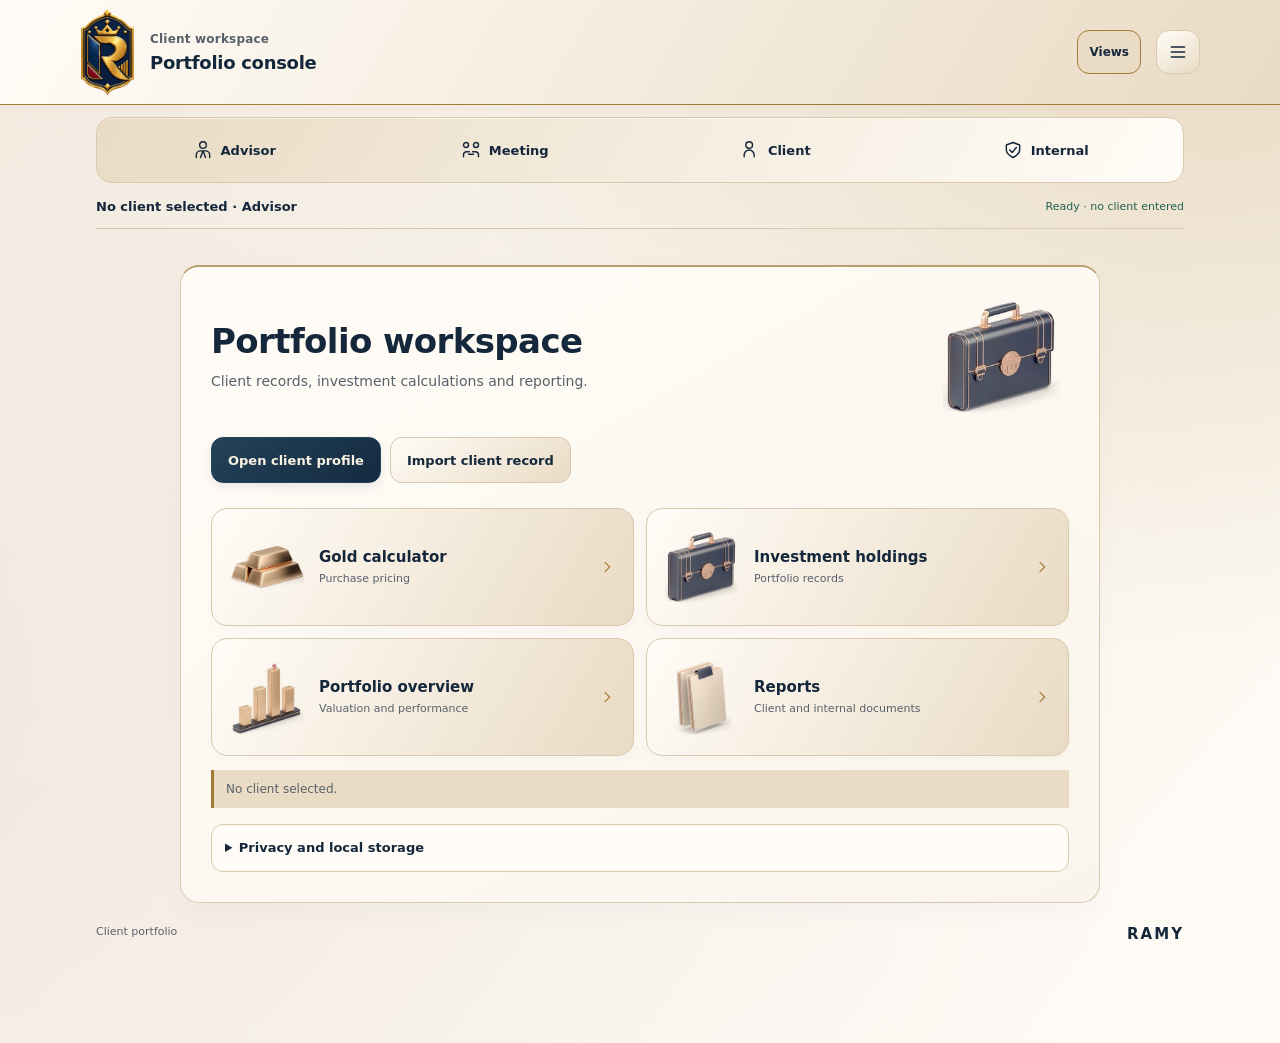
<file: ramy-console/index.html>
<!doctype html>
<html lang="en" dir="ltr" data-theme="beige">
<head>
<meta charset="utf-8">
<meta name="viewport" content="width=device-width,initial-scale=1,viewport-fit=cover">
<meta name="theme-color" content="#f4eee4">
<meta name="apple-mobile-web-app-capable" content="yes">
<meta name="apple-mobile-web-app-status-bar-style" content="default">
<meta name="apple-mobile-web-app-title" content="RAMY">
<meta name="referrer" content="no-referrer">
<title>RAMY · Multi-Product Console</title>
<link rel="manifest" href="manifest.webmanifest">
<link rel="apple-touch-icon" href="apple-touch-icon.png">
<link rel="icon" href="icon192.png" type="image/png">
<link rel="stylesheet" href="styles.css">
</head>
<body>
<header class="top"><div class="top-inner"><img id="brandLogo" class="logo" alt="RAMY"><div class="app-title"><div class="eyebrow">Client workspace</div><strong>Portfolio console</strong></div><button id="viewsToggle" class="views-toggle" aria-controls="modeBar" aria-expanded="true">Views</button><button id="toolsButton" class="icon-btn" aria-label="Open tools" aria-controls="tools" aria-expanded="false"></button></div></header>
<div id="modeBar" class="mode-wrap"><nav id="modes" class="modes" aria-label="Workspace mode"></nav></div>
<div class="context"><div id="clientContext" class="context-name" dir="auto">No client selected</div><div id="saveStatus" class="save-state" role="status">Opening workspace…</div></div>
<main id="main" class="content" tabindex="-1"></main>
<nav id="bottomNav" class="bottom-nav" aria-label="Portfolio navigation"><div id="navItems" class="bottom-nav-inner"></div></nav>
<dialog id="tools" class="drawer" aria-labelledby="toolsTitle"><div class="dialog-head"><h2 id="toolsTitle">Tools and settings</h2><button id="closeTools" class="icon-btn" aria-label="Close tools">×</button></div><div id="toolsBody" class="dialog-body"></div></dialog>
<dialog id="confirmDialog" aria-labelledby="confirmTitle"><div class="dialog-head"><h2 id="confirmTitle">Confirm action</h2></div><div class="dialog-body"><p id="confirmText"></p><div class="actions"><button id="confirmCancel" class="btn">Cancel</button><button id="confirmAccept" class="btn primary">Continue</button></div></div></dialog>
<dialog id="preview" class="preview-dialog" aria-labelledby="previewTitle"><div class="dialog-head"><h2 id="previewTitle">Report preview</h2><button id="closePreview" class="icon-btn" aria-label="Close report preview">×</button></div><div class="preview-actions"><button id="printPreview" class="btn primary">Print / Save PDF</button><button id="downloadPreview" class="btn">Save HTML</button><button id="sharePreview" class="btn">Share HTML</button></div><iframe id="reportFrame" title="Prepared report" sandbox="allow-same-origin allow-modals"></iframe></dialog>
<input id="importFile" type="file" accept=".html,.json,text/html,application/json" hidden>
<div id="toast" class="toast" role="status" hidden></div>
<script id="embedded-state" type="application/json">null</script>
<script src="assets.js"></script>
<script src="artwork.js"></script>
<script src="core.js"></script>
<script src="store.js"></script>
<script src="reports.js"></script>
<script src="app.js"></script>
<noscript><div class="panel">JavaScript is required to run the calculators. Open this application in a browser with JavaScript enabled.</div></noscript>
</body></html>
</file>
<file: ramy-console/styles.css>
:root{color-scheme:light;--bg:#f2ebe0;--paper:#fffcf7;--wash:#e9dbc4;--ink:#14273b;--muted:#58616a;--line:#d9c9af;--gold:#a27b37;--ruby:#802b40;--positive:#23614e;--danger:#942c3c;--shadow:0 12px 36px #162a3a0d;--safe:env(safe-area-inset-bottom,0px);font-family:system-ui,-apple-system,BlinkMacSystemFont,'Segoe UI',sans-serif}
:root[data-theme=blue]{--bg:#eaf0f6;--paper:#f6faff;--wash:#dce7f1;--ink:#183149;--muted:#526778;--line:#b9cbdb;--gold:#947031;--ruby:#792c43;--shadow:0 12px 36px #173b5a10}
*{box-sizing:border-box}body{margin:0;background:radial-gradient(ellipse at 95% 0%,var(--wash),transparent 45%),radial-gradient(ellipse at 0% 80%,#802b4008,transparent 65%),linear-gradient(130deg,var(--bg),var(--paper));color:var(--ink);min-height:100dvh}button,input,select,textarea{font:inherit}button,a,input,select,textarea{-webkit-tap-highlight-color:transparent}button{cursor:pointer;touch-action:manipulation}button,a{color:inherit}button:disabled{cursor:wait;opacity:.55}button:focus-visible,a:focus-visible,summary:focus-visible{outline:3px solid var(--ruby);outline-offset:3px}input:focus,select:focus,textarea:focus{outline:2px solid var(--gold);outline-offset:1px}button svg{width:20px;height:20px;flex-shrink:0}svg{fill:none;stroke:currentColor;stroke-width:1.7;stroke-linecap:round;stroke-linejoin:round}h1,h2,h3,p{margin-top:0}h2,h3{font-weight:600;letter-spacing:-.2px}h1{font-size:clamp(25px,3.2vw,34px);font-weight:600;line-height:1.2;letter-spacing:-.6px;margin-bottom:9px}h2{font-size:18px;line-height:1.3}h3{font-size:16px}p{line-height:1.55}small,.small{font-size:12px;line-height:1.5;color:var(--muted)}.num{direction:ltr;unicode-bidi:isolate;font-variant-numeric:tabular-nums}.top{padding:calc(9px + env(safe-area-inset-top,0px)) max(16px,env(safe-area-inset-right,0px)) 9px;background:linear-gradient(120deg,var(--paper),var(--wash));border-bottom:1px solid var(--line)}.top-inner{max-width:1120px;margin:auto;display:flex;align-items:center;gap:12px}.logo{width:55px;height:86px;object-fit:contain;background:transparent;border-radius:0;border:0;flex:none}.app-title{flex:1;min-width:0}.app-title strong{display:block;font-size:18px;letter-spacing:-.3px;font-weight:600}.eyebrow{text-transform:none;letter-spacing:.2px;font-size:12px;color:var(--muted);font-weight:700;margin-bottom:6px}.icon-btn{display:inline-grid;place-items:center;width:44px;height:44px;padding:9px;border:1px solid var(--line);border-radius:13px;background:linear-gradient(145deg,var(--paper),var(--wash))}.mode-wrap{max-width:1120px;margin:12px auto 0;padding:0 16px}.modes{display:grid;grid-template-columns:repeat(4,minmax(0,1fr));padding:4px;gap:4px;background:linear-gradient(120deg,var(--wash),var(--paper));border:1px solid var(--line);border-radius:16px;box-shadow:inset 0 1px 1px #fff7}.mode{border:0;background:transparent;border-radius:11px;min-height:56px;display:flex;align-items:center;justify-content:center;gap:8px;font-size:13px;font-weight:600;padding:7px 4px}.mode[aria-pressed=true]{background:linear-gradient(130deg,var(--ruby),#542536);color:#fff5e6;box-shadow:0 3px 10px #57253825}.context{max-width:1088px;margin:10px auto 0;display:flex;align-items:center;gap:8px;min-height:36px;padding:0 0 9px;border-bottom:1px solid var(--line)}.context-name{font-size:13px;font-weight:700;overflow:hidden;text-overflow:ellipsis;white-space:nowrap;flex:1}.save-state{font-size:11px;text-align:right;max-width:55%;color:var(--positive)}.save-state.error{color:var(--danger)}.content{max-width:1088px;margin:0 auto;padding:26px 0 100px}.intro{display:flex;justify-content:space-between;align-items:center;gap:14px;margin-bottom:20px}.intro p{margin:0;color:var(--muted);font-size:13px}.badge{display:inline-block;border:1px solid var(--line);border-radius:20px;background:var(--wash);padding:5px 9px;color:var(--muted);font-size:10px;font-weight:700;white-space:nowrap}.panel{border:1px solid var(--line);border-radius:19px;background:linear-gradient(150deg,var(--paper),color-mix(in srgb,var(--paper) 78%,var(--wash)));box-shadow:var(--shadow);padding:22px;margin-bottom:18px;min-width:0}.panel-head{display:flex;align-items:flex-start;justify-content:space-between;gap:12px;border-bottom:1px solid var(--line);padding-bottom:12px;margin-bottom:20px}.panel-head h2,.panel-head h3{margin:0}.panel-head p{margin:5px 0 0}.grid{display:grid;grid-template-columns:repeat(2,minmax(0,1fr));gap:16px}.three{grid-template-columns:repeat(3,minmax(0,1fr))}.field{display:block;min-width:0}.field>span{font-size:13px;font-weight:600;display:block;margin-bottom:8px}.field input,.field select,.field textarea{width:100%;min-width:0;max-width:100%;background:var(--paper);border:1px solid var(--line);border-radius:11px;color:var(--ink);padding:12px;min-height:48px;font-size:16px}.field input[type=date]{min-height:49px}.field textarea{min-height:86px;resize:vertical;line-height:1.45}.field input[aria-invalid=true]{border-color:var(--danger)}.field small{display:block;margin-top:5px}.wide{grid-column:1/-1}.field-error{color:var(--danger)!important}.actions{display:flex;flex-wrap:wrap;gap:9px;margin-top:20px;align-items:center}.btn{min-height:46px;border:1px solid var(--line);border-radius:12px;background:linear-gradient(145deg,var(--paper),var(--wash));padding:11px 16px;display:inline-flex;justify-content:center;align-items:center;gap:8px;font-size:13px;font-weight:600;text-decoration:none}.btn.primary{background:linear-gradient(140deg,#244258,#142b41);border-color:#26435b;color:#faf2e2}.btn.danger{color:var(--danger);background:transparent}.btn.subtle{background:transparent}.actions .next{margin-left:auto}.disclosure{margin-top:16px;border:1px solid var(--line);border-radius:12px;padding:0 13px;background:var(--paper)}summary{cursor:pointer;font-size:13px;font-weight:700;min-height:46px;line-height:1.5;padding:13px 0}.disclosure[open]{padding-bottom:15px}.disclosure .grid{margin-top:10px}.helper{border-left:3px solid var(--gold);padding:10px 12px;background:var(--wash);font-size:12px;color:var(--muted);line-height:1.5;margin:14px 0}.error-box{border-left:3px solid var(--danger);background:#f9e8e8;color:#7b2434;padding:12px 14px;border-radius:8px;font-size:13px;margin:12px 0;line-height:1.5}.error-box:empty{display:none}.record-list{display:grid;gap:10px}.record-card{border:1px solid var(--line);border-radius:13px;padding:14px;background:var(--paper)}.record-card h3{margin:0 0 5px;overflow-wrap:anywhere}.record-meta{color:var(--muted);font-size:12px;line-height:1.6;overflow-wrap:anywhere}.record-values{display:grid;grid-template-columns:repeat(2,minmax(0,1fr));gap:12px;margin-top:12px}.record-values small{display:block}.record-values strong{display:block;font-size:15px;overflow-wrap:anywhere}.record-actions{display:flex;gap:8px;margin-top:12px}.record-actions .btn{padding:9px 14px;min-height:44px}.kpis{display:grid;grid-template-columns:repeat(3,minmax(0,1fr));gap:12px;margin:18px 0}.kpi{padding:16px;border:1px solid var(--line);border-radius:14px;background:linear-gradient(140deg,var(--paper),var(--wash));min-width:0}.kpi small{display:block;margin-bottom:8px}.kpi strong{display:block;font-size:clamp(17px,2.6vw,25px);overflow-wrap:anywhere;letter-spacing:-.6px}.kpi .sub{font-size:11px;color:var(--muted);margin-top:6px}.positive{color:var(--positive)}.negative{color:var(--danger)}.empty{padding:24px 16px;text-align:center;color:var(--muted);border:1px dashed var(--line);border-radius:13px;font-size:13px;line-height:1.65}.bottom-nav{position:fixed;z-index:20;left:0;right:0;bottom:0;padding:7px 10px calc(7px + var(--safe));background:color-mix(in srgb,var(--paper) 97%,transparent);border-top:1px solid var(--line);box-shadow:0 -8px 22px #14273b07}.bottom-nav-inner{display:grid;grid-template-columns:repeat(5,minmax(0,1fr));max-width:700px;margin:auto;gap:4px}.nav-btn{border:0;background:transparent;display:flex;align-items:center;justify-content:center;gap:5px;flex-direction:column;color:var(--muted);min-height:48px;border-radius:10px;font-size:11px}.nav-btn[aria-current=page]{background:var(--wash);color:var(--ruby);font-weight:650}.welcome{max-width:680px;margin:25px auto}.welcome .panel{padding:30px}.welcome h1{font-size:34px}.flow{display:flex;gap:8px;flex-wrap:wrap;margin-top:23px}.flow span{font-size:11px;border:1px solid var(--line);padding:8px;border-radius:9px;background:var(--paper)}.app-footer{font-size:11px;display:flex;justify-content:space-between;gap:12px;margin-top:22px;color:var(--muted)}.app-footer b{font-size:15px;font-weight:650;letter-spacing:2px;color:var(--ink)}dialog{border:1px solid var(--line);border-radius:20px;padding:0;color:var(--ink);background:var(--paper);max-width:calc(100vw - 24px);width:480px;max-height:calc(100dvh - 30px);box-shadow:0 20px 60px #0f233633}dialog::backdrop{background:#0c213960;backdrop-filter:blur(3px)}.dialog-head{display:flex;align-items:center;gap:10px;justify-content:space-between;padding:14px 17px;border-bottom:1px solid var(--line);position:sticky;top:0;background:var(--paper);z-index:1}.dialog-head h2{margin:0;font-size:17px}.dialog-body{padding:17px}.drawer{margin:0 0 0 auto;height:100dvh;max-height:100dvh;max-width:min(420px,94vw);width:420px;border-radius:20px 0 0 20px;overscroll-behavior:contain}.tool-grid{display:grid;grid-template-columns:repeat(2,minmax(0,1fr));gap:9px;margin:12px 0 22px}.tool-grid .btn{padding:12px 7px;font-size:12px;min-height:58px}.tool-group{border-top:1px solid var(--line);padding:16px 0}.tool-group h3{margin-bottom:10px}.check{display:flex;gap:10px;align-items:flex-start;line-height:1.5;font-size:12px;margin:12px 0}.check input{width:20px;height:20px;flex:none;margin:0;accent-color:var(--ruby)}.preview-dialog{width:1060px;height:94dvh;max-height:94dvh}.preview-dialog iframe{border:0;width:100%;height:calc(94dvh - 140px);background:var(--paper);display:block}.preview-actions{display:flex;gap:8px;flex-wrap:wrap;padding:10px 15px;background:var(--paper)}.toast{position:fixed;z-index:1000;left:50%;bottom:calc(90px + var(--safe));transform:translateX(-50%);max-width:min(560px,92vw);width:max-content;background:var(--ink);color:var(--paper);padding:12px 18px;box-shadow:var(--shadow);border-radius:14px;font-size:13px;line-height:1.5;pointer-events:none}.toast[hidden]{display:none}.image-preview{max-height:70px;max-width:170px;object-fit:contain;margin:12px 0}.report-content{overflow-wrap:anywhere}.report-brand{display:flex;gap:15px;align-items:center}.report-brand h1{font-size:29px}.report-meta-grid{display:grid;grid-template-columns:repeat(4,minmax(0,1fr));gap:12px;font-size:12px}.report-meta-grid small{display:block}.report-meta-grid b{display:block;margin-top:5px}.report-table{width:100%;border-collapse:collapse;font-size:12px;table-layout:fixed}.report-table th,.report-table td{padding:10px 8px;text-align:left;vertical-align:top;border-bottom:1px solid var(--line);overflow-wrap:anywhere}.report-table th{background:var(--wash);font-size:11px}.report-table .num{text-align:right}.report-content .kpis{grid-template-columns:repeat(3,minmax(0,1fr))}.report-content .kpi strong{font-size:20px}.report-note{white-space:pre-wrap;line-height:1.65;font-size:13px;unicode-bidi:plaintext}.report-foot{display:flex;justify-content:space-between;gap:20px;padding:18px 2px;border-top:1px solid var(--gold);font-size:11px;color:var(--muted)}.signature{text-align:right;max-width:55%;overflow-wrap:anywhere}.signature b{display:block;font-size:20px;font-weight:600;color:var(--ink)}.signature img{max-width:130px;max-height:60px;object-fit:contain;display:block;margin-left:auto}.screen-reader{position:absolute;width:1px;height:1px;overflow:hidden;clip-path:inset(50%)}
@media(max-width:1140px){.content{padding-left:18px;padding-right:18px}.context{margin-left:18px;margin-right:18px}}
@media(max-width:650px){.content{padding-top:20px}.panel{padding:17px;border-radius:16px}.intro{align-items:flex-start}.intro h1{font-size:26px}.mode{flex-direction:column;gap:4px;font-size:11px;min-height:59px}.mode svg{width:19px;height:19px}.grid.three{grid-template-columns:repeat(2,minmax(0,1fr))}.kpis{grid-template-columns:repeat(2,minmax(0,1fr));gap:9px}.kpi{padding:13px}.top-inner{gap:9px}.app-title strong{font-size:16px}.logo{width:47px;height:73px}.context{align-items:flex-start}.context-name{max-width:56%}.save-state{max-width:44%;font-size:10px}.report-meta-grid{grid-template-columns:repeat(2,minmax(0,1fr))}.report-content .kpis{grid-template-columns:repeat(2,minmax(0,1fr))}.report-table{font-size:10px}.report-table th{font-size:9px}.report-table th,.report-table td{padding:8px 4px}.welcome .panel{padding:22px}.welcome h1{font-size:30px}.preview-dialog{height:96dvh;max-height:96dvh}.preview-dialog iframe{height:calc(96dvh - 160px)}.actions .next{margin-left:0}.report-foot{flex-direction:column}.signature{text-align:left;max-width:100%}.signature img{margin-left:0}}
@media(max-width:370px){.grid{gap:12px}.field>span{font-size:11px}.panel{padding:14px}.field input,.field select{padding:11px 8px}.btn{padding:11px 12px}.app-title small{font-size:10px}}
@media(prefers-reduced-motion:reduce){*{scroll-behavior:auto!important;transition:none!important}}
@page{size:A4;margin:12mm}
@media print{*{-webkit-print-color-adjust:exact;print-color-adjust:exact}body{background:var(--bg)}.top,.mode-wrap,.context,.bottom-nav,.no-print,dialog,.toast{display:none!important}.content{padding:0;max-width:none}.report-content{font-size:11px}.report-content .panel{padding:13px;margin-bottom:13px;box-shadow:none;border-radius:12px;break-inside:auto}.report-content .panel:first-child{break-inside:avoid-page}.report-content .panel-head{padding-bottom:8px;margin-bottom:11px;break-after:avoid}.report-content .kpi{break-inside:avoid}.report-content .kpi strong{font-size:18px}.report-content .kpis{grid-template-columns:repeat(3,minmax(0,1fr));margin:12px 0}.report-table{font-size:11px}.report-table th{font-size:11px}.report-table tr{break-inside:avoid}.report-table thead{display:table-header-group}.report-foot{break-inside:avoid;display:flex;flex-direction:row}.report-note{font-size:11px}.signature{max-width:55%;text-align:right}.signature img{margin-left:auto}}

[hidden]{display:none!important}.entry-tabs{display:flex;gap:8px;margin:-3px 0 17px}.entry-tabs .btn{flex:1;max-width:300px}

/* RAMY editorial and visual revision: no numbered screens or mixed heading fonts. */
.top{border-bottom:1px solid var(--gold);box-shadow:0 2px 16px #14273b08}
.top-inner{gap:15px}
.views-toggle{border:1px solid var(--line);background:var(--paper);border-radius:12px;min-height:44px;padding:8px 11px;font-size:12px;font-weight:600;flex:none}
.views-toggle[aria-expanded=true]{background:var(--wash);border-color:var(--gold)}
.intro{position:relative;padding:21px 24px;min-height:125px;border:1px solid var(--line);border-left:3px solid var(--gold);border-radius:19px;background:radial-gradient(ellipse at right bottom,#a27b3710,transparent 65%),linear-gradient(115deg,var(--paper),var(--wash));overflow:hidden;isolation:isolate}
.intro::before{content:'';position:absolute;width:190px;height:190px;border:1px solid #a27b3725;right:-50px;top:-70px;border-radius:50%;z-index:-1;box-shadow:0 0 0 16px #a27b3705,0 0 0 33px #a27b3704}
.intro-copy{min-width:0;max-width:calc(100% - 110px)}
.intro p{max-width:550px;font-size:13px;line-height:1.55}
.intro .badge{margin-top:10px;font-size:11px;font-weight:500;background:var(--paper)}
.section-art{width:96px;height:96px;object-fit:contain;flex:none;mix-blend-mode:multiply;display:block;border:0}
.panel{border-top:2px solid color-mix(in srgb,var(--gold) 55%,var(--line));box-shadow:0 10px 28px #14273b07,inset 0 1px 0 #ffffffcc}
.panel-head{border-bottom-color:color-mix(in srgb,var(--line) 75%,transparent)}
.field input,.field select,.field textarea{box-shadow:inset 0 1px 3px #14273b05;background:color-mix(in srgb,var(--paper) 92%,white);border-color:color-mix(in srgb,var(--line) 85%,var(--muted));font-weight:400}
.field small{font-size:11px}
.btn.primary{box-shadow:0 4px 10px #14273b16}
.mode[aria-pressed=true]{box-shadow:0 3px 9px #802b4025}
.nav-btn[aria-current=page]{box-shadow:inset 0 2px 0 var(--ruby)}
.kpi:first-child{background:linear-gradient(135deg,#213e55,#132c42);color:#fff8e9;border-color:#263f54}
.kpi:first-child small,.kpi:first-child .sub{color:#e4d7be}
.kpi:nth-child(3n){border-top:2px solid var(--ruby)}
.kpi strong{font-weight:600;letter-spacing:-.3px}
.kpi small{font-weight:500}
.welcome{max-width:920px;margin:10px auto}
.welcome-heading{display:flex;justify-content:space-between;align-items:center;gap:18px}
.welcome-heading h1{font-weight:600}
.welcome-heading p{color:var(--muted);font-size:14px;margin:0}
.welcome-heading .section-art{width:135px;height:120px}
.workspace-grid{display:grid;grid-template-columns:repeat(2,minmax(0,1fr));gap:12px;margin-top:25px}
.workspace-tile{display:flex;align-items:center;gap:15px;min-width:0;text-align:left;padding:18px;border:1px solid var(--line);border-radius:16px;background:linear-gradient(120deg,var(--paper),var(--wash));box-shadow:0 4px 12px #14273b05}
.workspace-tile .section-art{width:74px;height:80px}
.workspace-tile>span{display:block;min-width:0;flex:1}
.workspace-tile strong{display:block;font-size:15px;font-weight:600;line-height:1.35}
.workspace-tile small{display:block;font-size:11px;margin-top:4px}
.workspace-tile>svg{width:16px;height:16px;color:var(--gold)}
.report-brand{margin-bottom:20px}
.report-brand .logo{width:58px;height:90px}
.report-brand h1{font-size:27px;font-weight:600}
.report-meta-grid b{font-weight:550}
.signature b{font-family:inherit;font-style:normal}
@media(max-width:650px){
 .top-inner{gap:9px}.top{padding-top:calc(8px + env(safe-area-inset-top,0px));padding-bottom:8px}
 .content{padding-top:15px}.context-name{font-size:12px}.save-state{font-size:10px}
 .intro{padding:17px;min-height:112px}.intro-copy{max-width:calc(100% - 82px)}.intro .section-art{width:75px;height:86px}
 .intro h1{font-size:25px}.intro p{font-size:12px}.panel-head h2{font-size:17px}
 .welcome-heading .section-art{width:90px;height:90px}.welcome-heading h1{font-size:27px}
 .welcome-heading p{font-size:13px}.workspace-grid{gap:9px;margin-top:20px}
 .workspace-tile{flex-direction:column;align-items:flex-start;gap:8px;padding:14px;min-height:154px}
 .workspace-tile .section-art{width:65px;height:62px;align-self:center}.workspace-tile strong{font-size:13px}
 .workspace-tile small{font-size:11px}.workspace-tile>svg{display:none}.workspace-tile>span{flex:0}
 .report-brand h1{font-size:23px}.report-brand .logo{width:47px;height:73px}
 .views-toggle{padding:8px;font-size:11px}.eyebrow{font-size:11px}
}
@media print{.section-art{display:none}.logo{background:transparent!important;border:0!important}.report-brand .logo{width:48px;height:75px}.report-brand h1{font-size:25px}.report-table td{font-size:10px}.views-toggle{display:none}}

/* Keep report headings and short sections with their data. */
@media print{.report-content > .panel{break-inside:avoid-page}.report-content .panel-head,.report-content .panel-head+p{break-after:avoid-page}}
</file>
